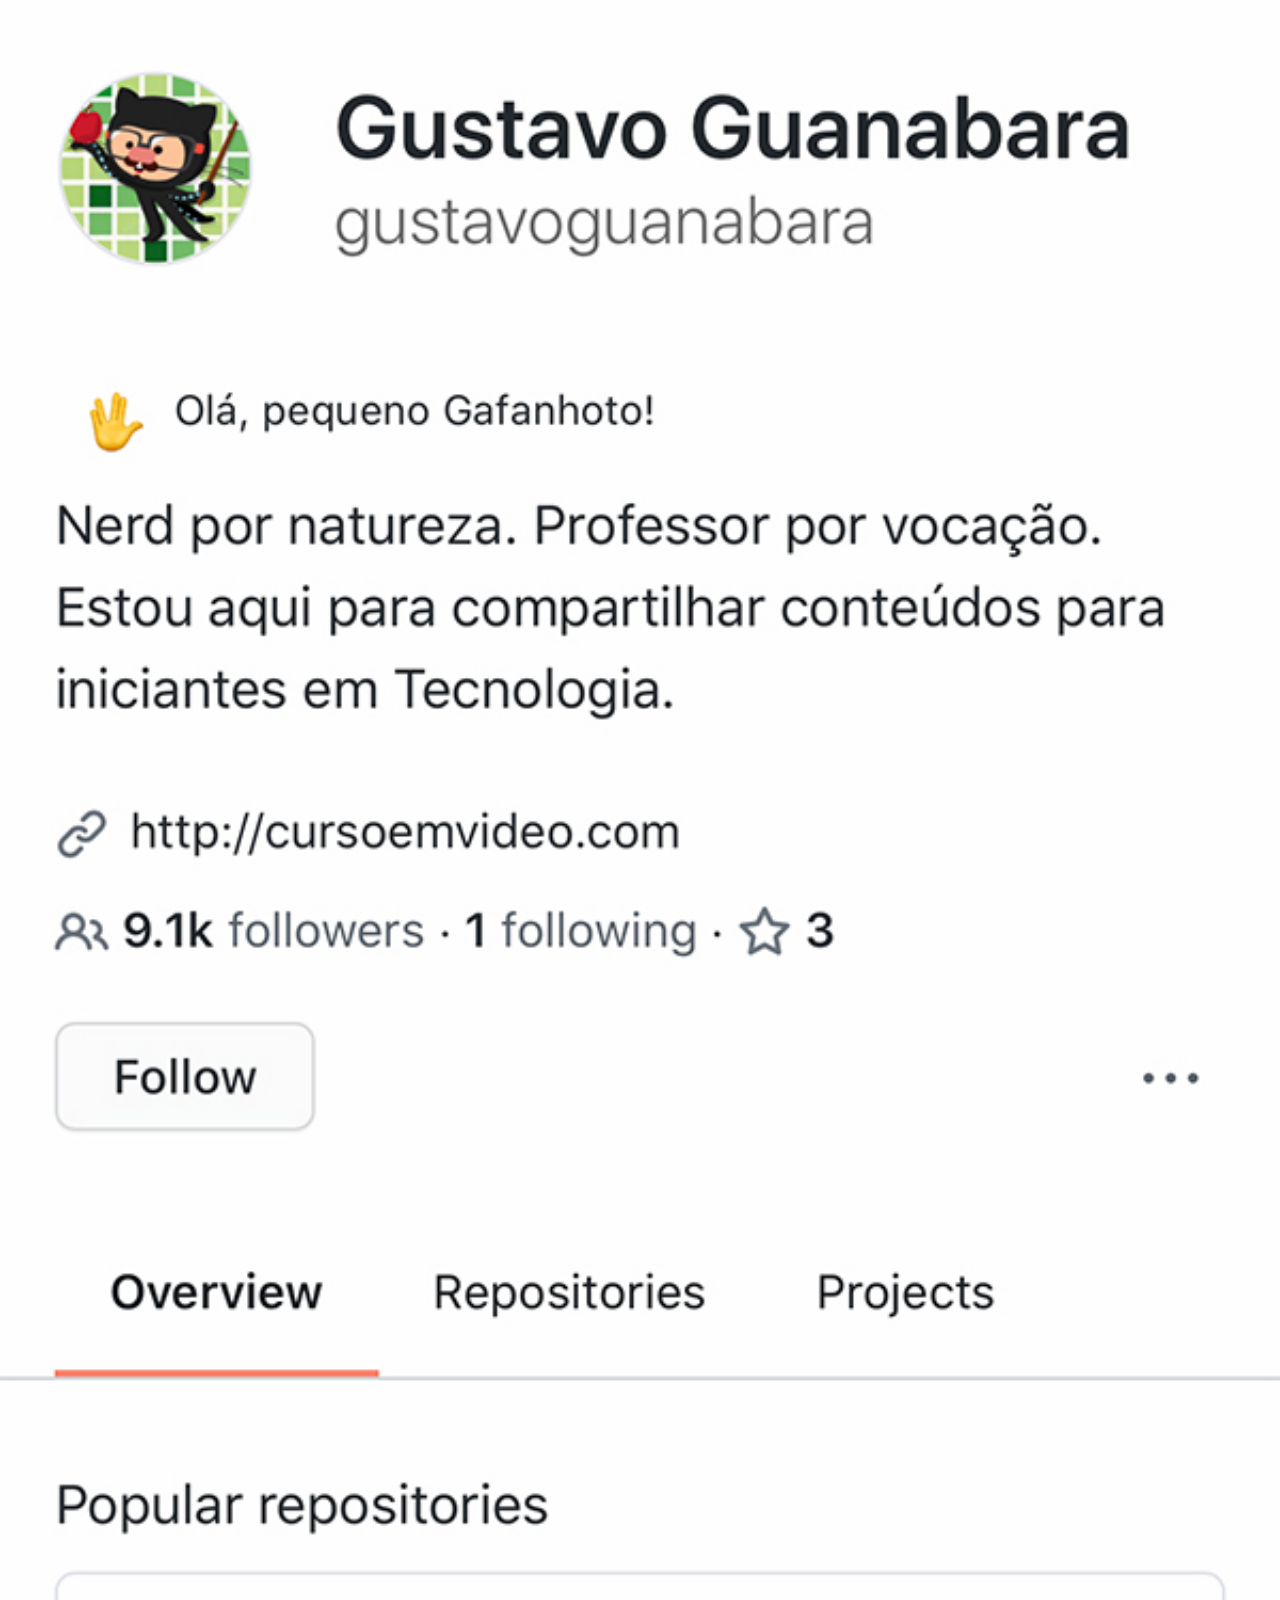
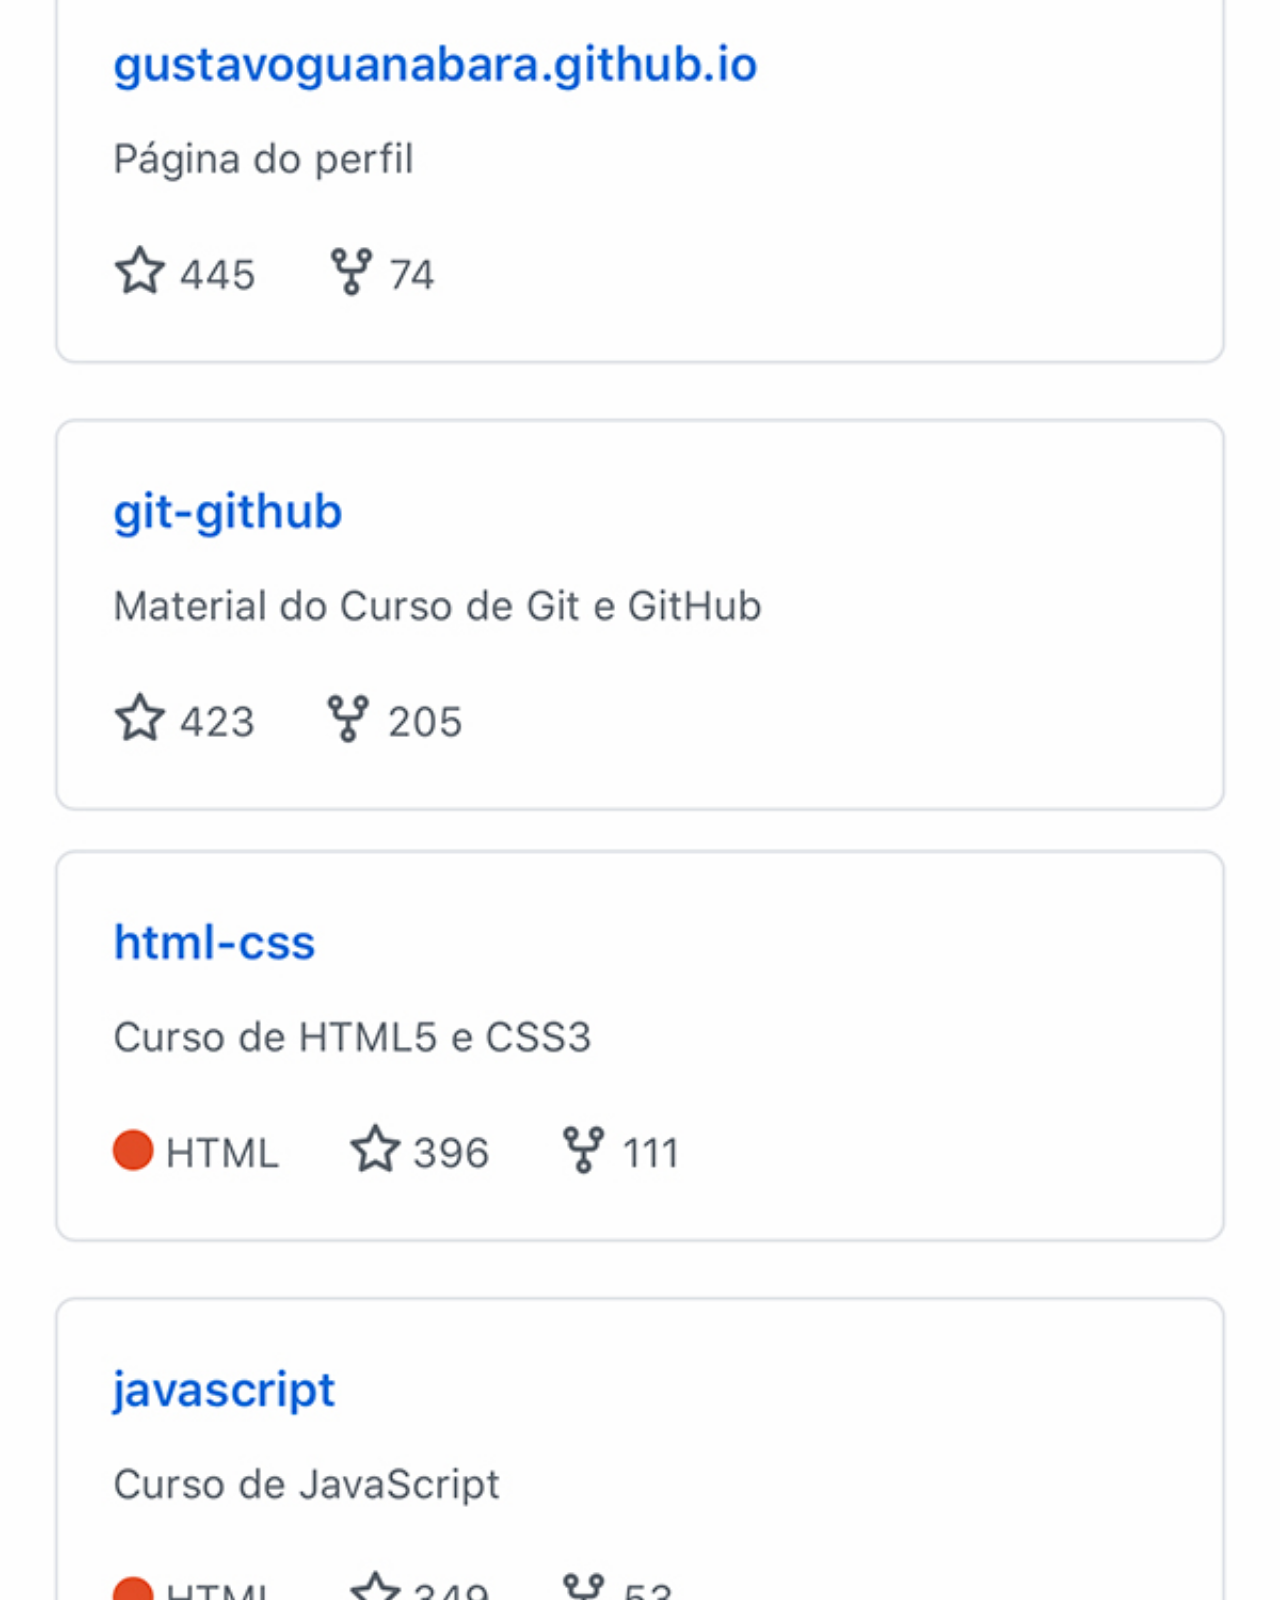
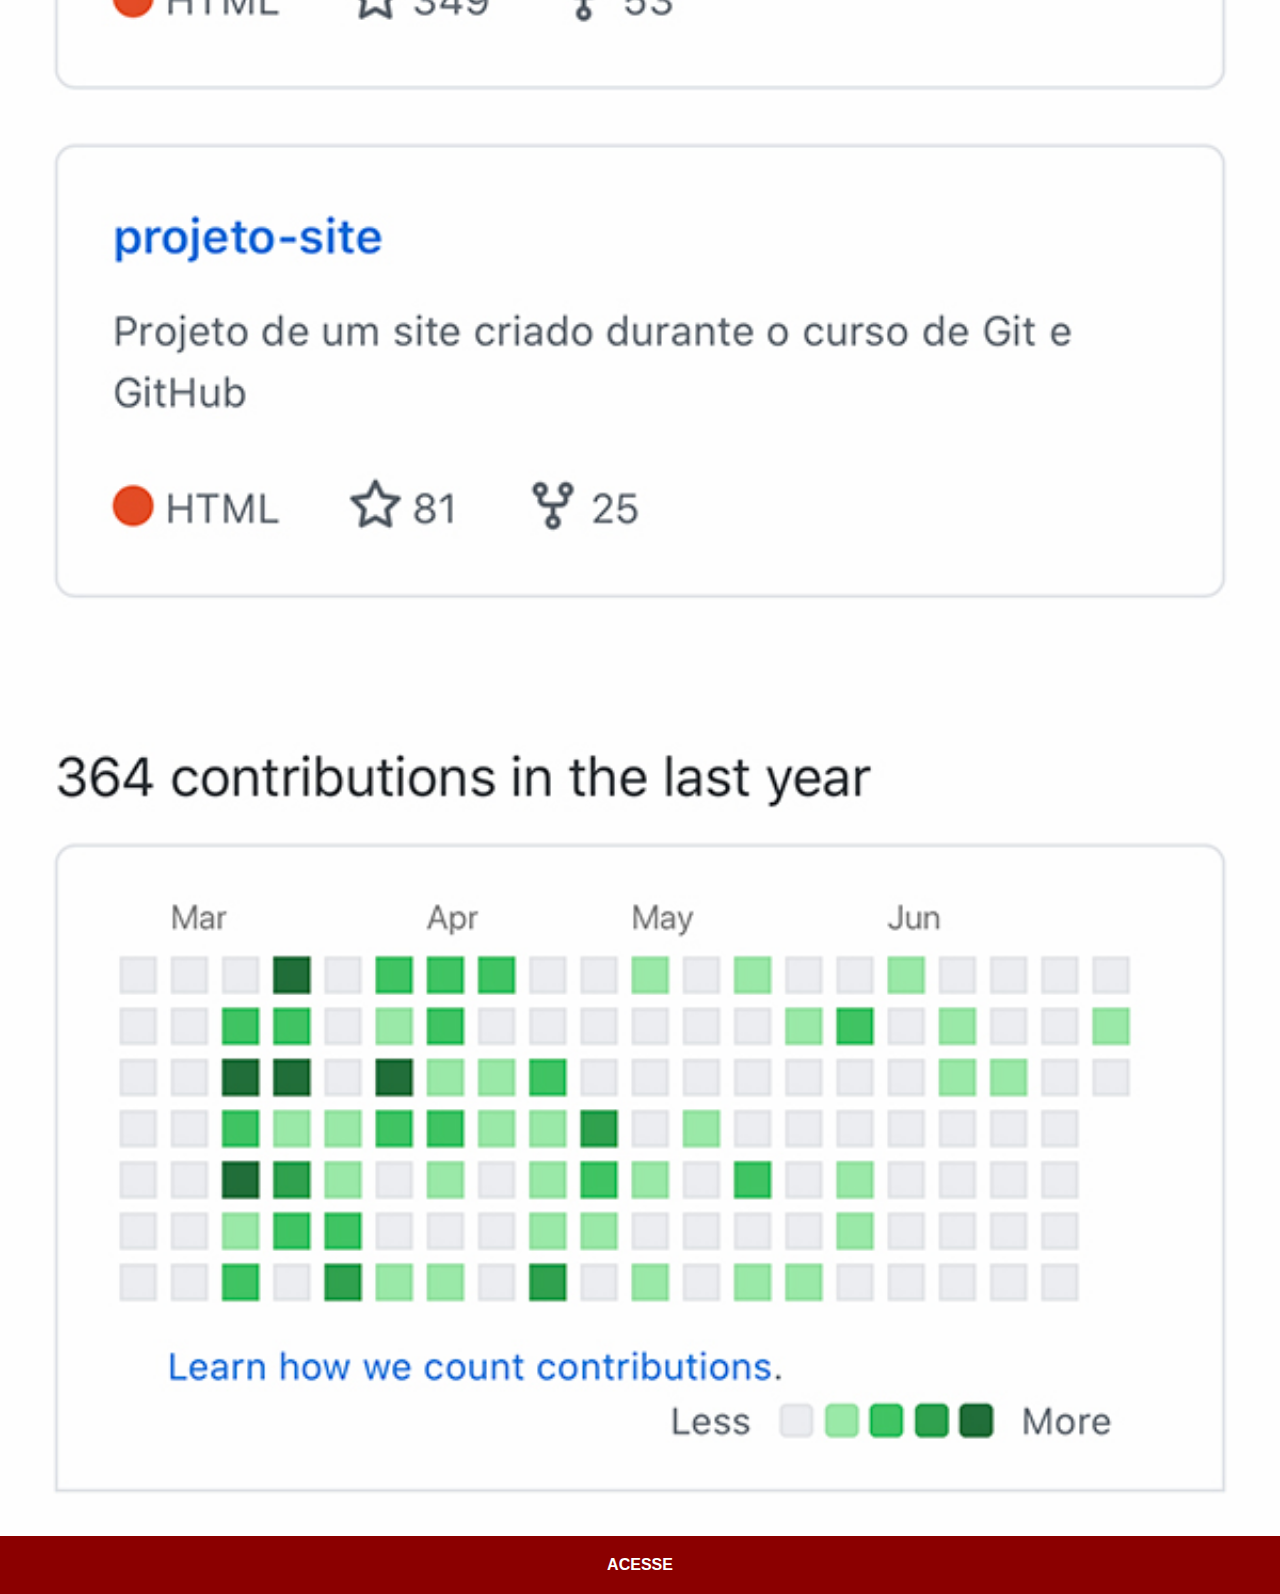
<file: github.html>
<!DOCTYPE html>
<html lang="pt-br">
<head>
    <meta charset="UTF-8">
    <meta name="viewport" content="width=device-width, initial-scale=1.0">
    <title>GitHub</title>
    <link rel="stylesheet" href="estilos/social.css">
</head>
<body>
    <img src="imagens/tela-github.jpg" alt="GitHub">
    <a href="https://github.com/gustavoguanabara" target="_blank">ACESSE</a>
</body>
</html>
</file>
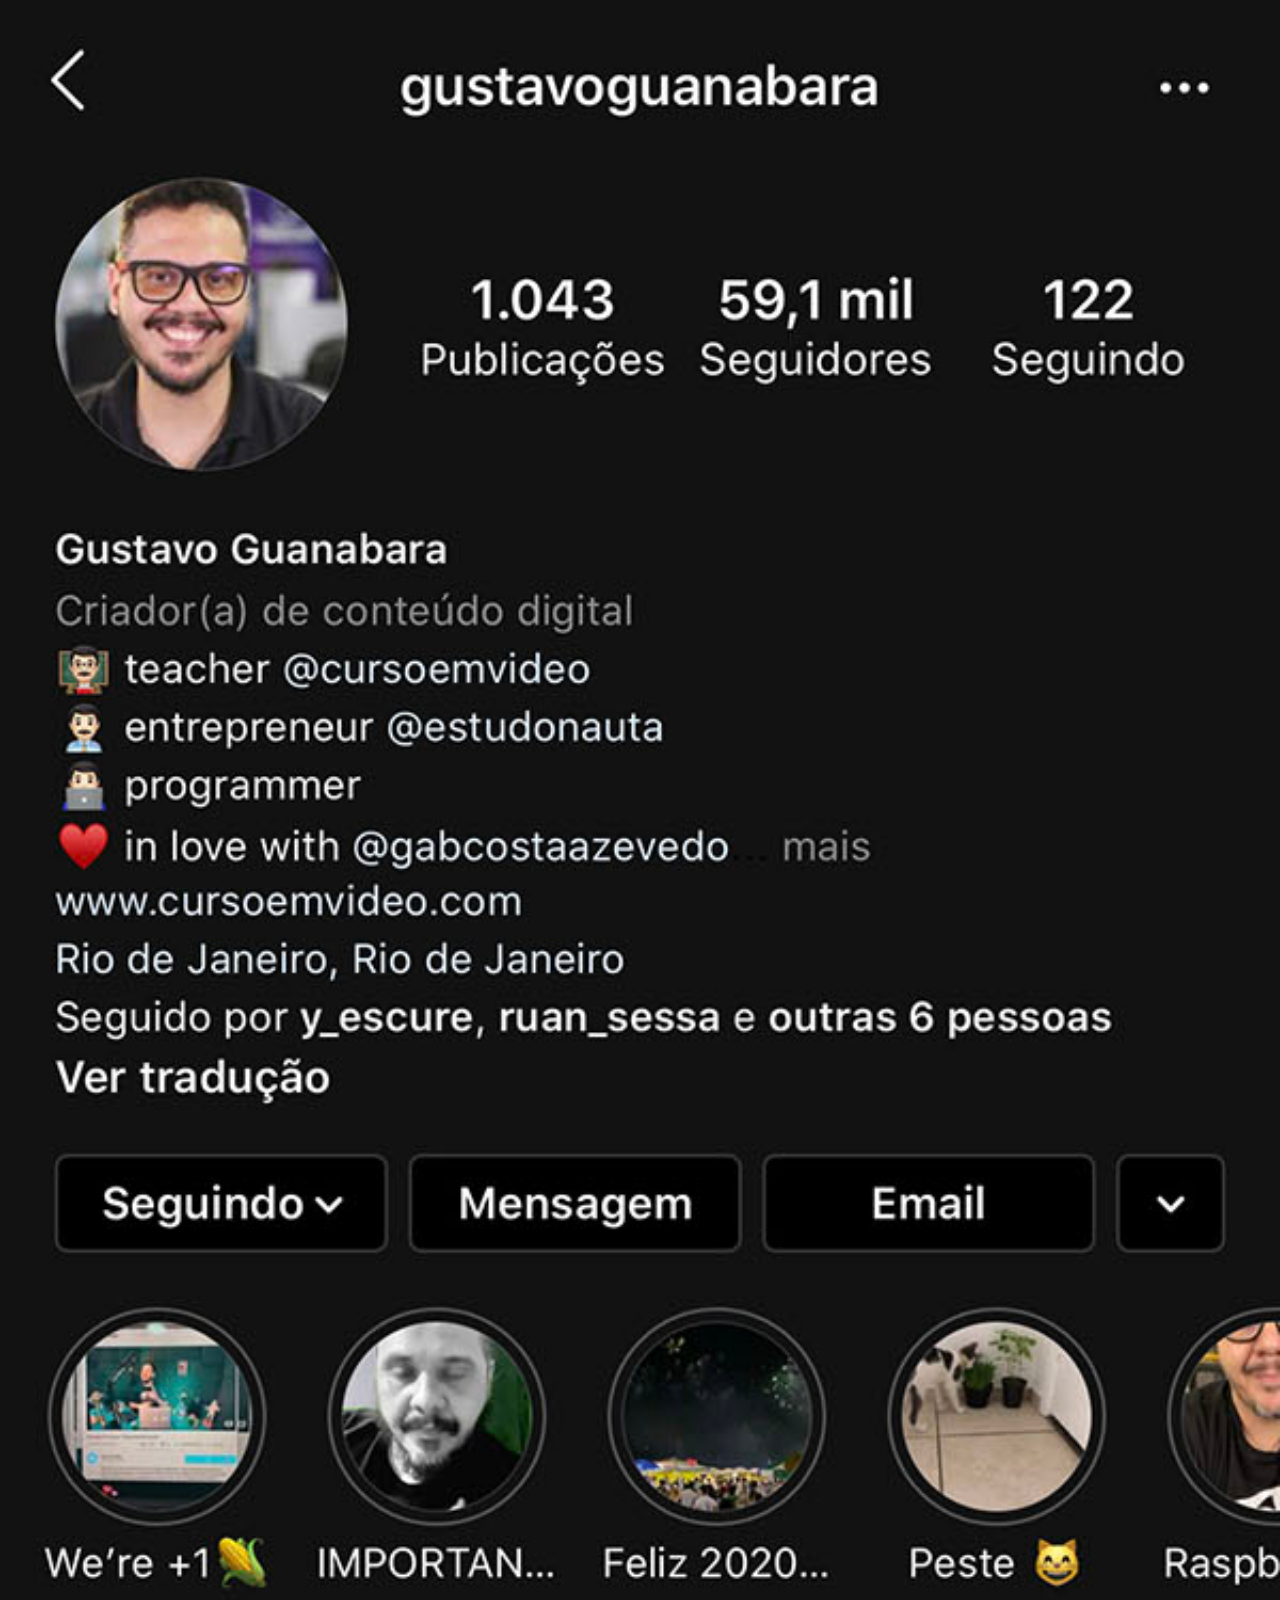
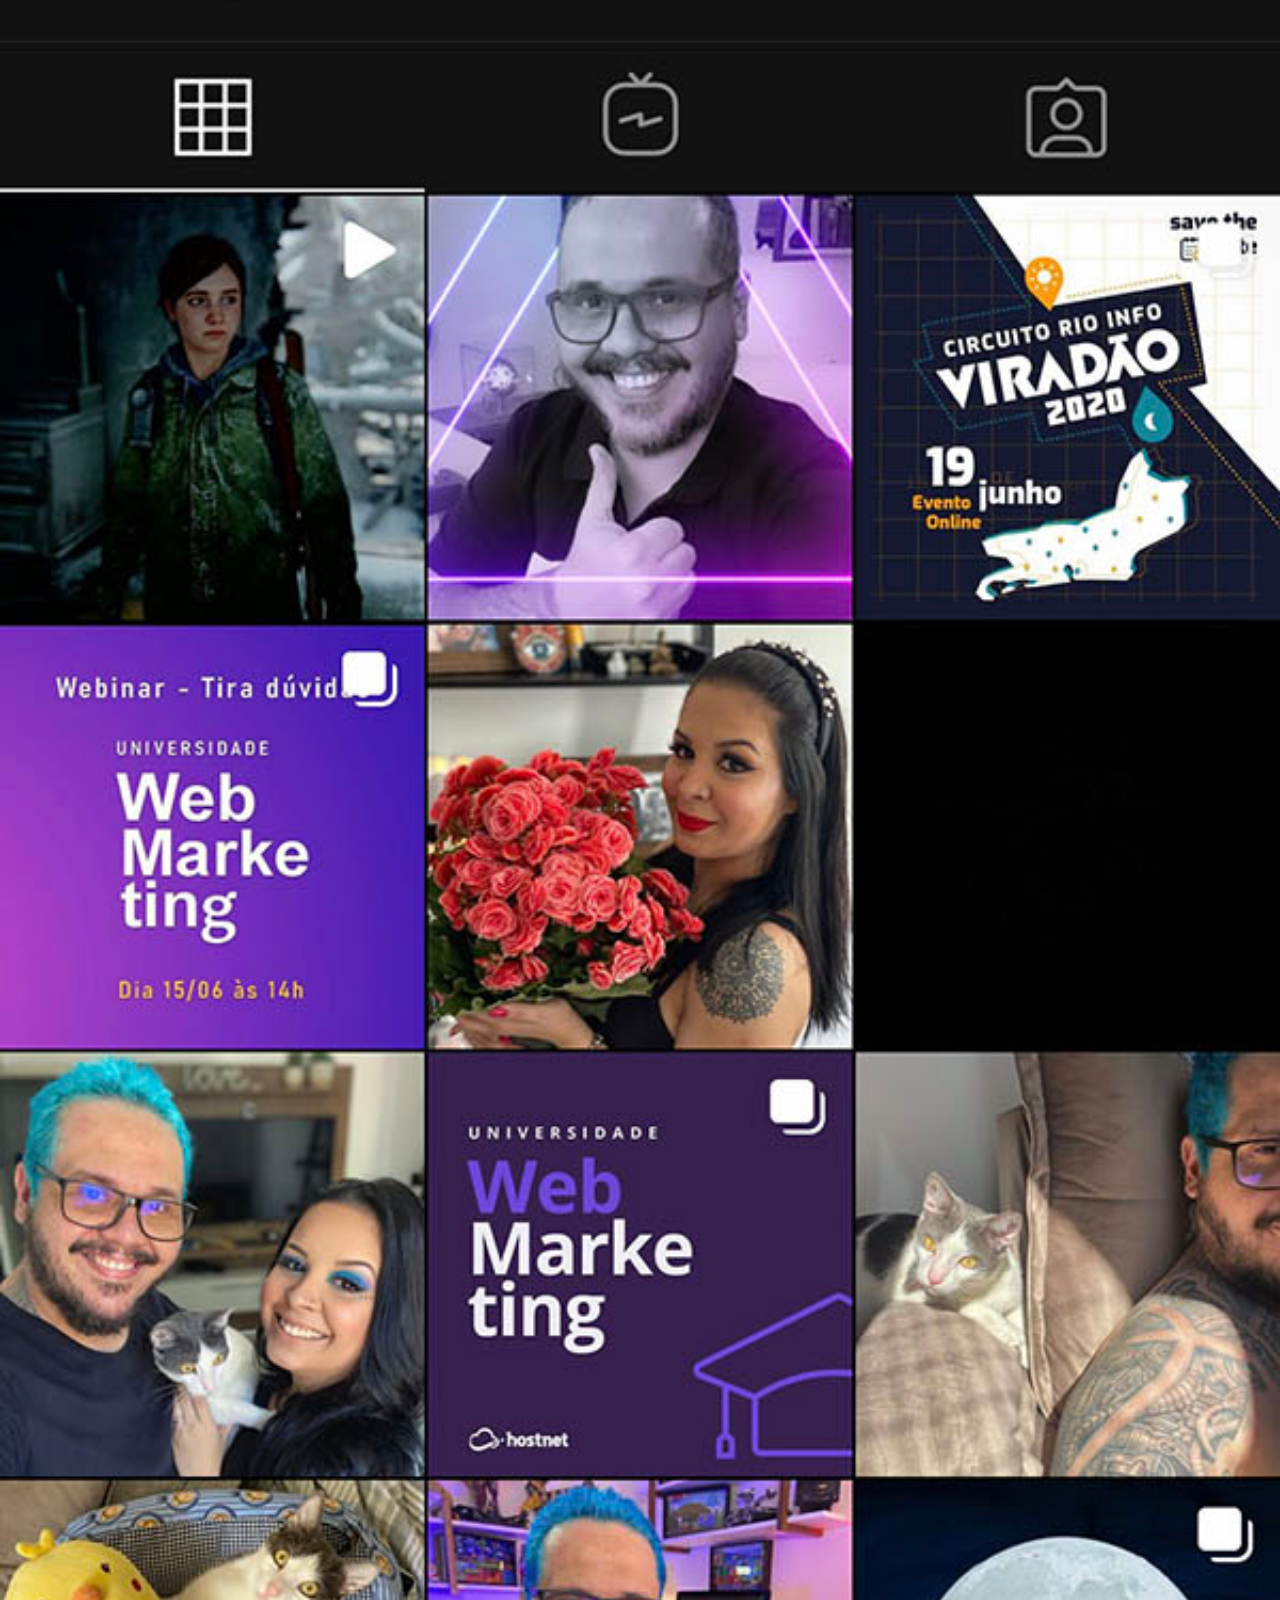
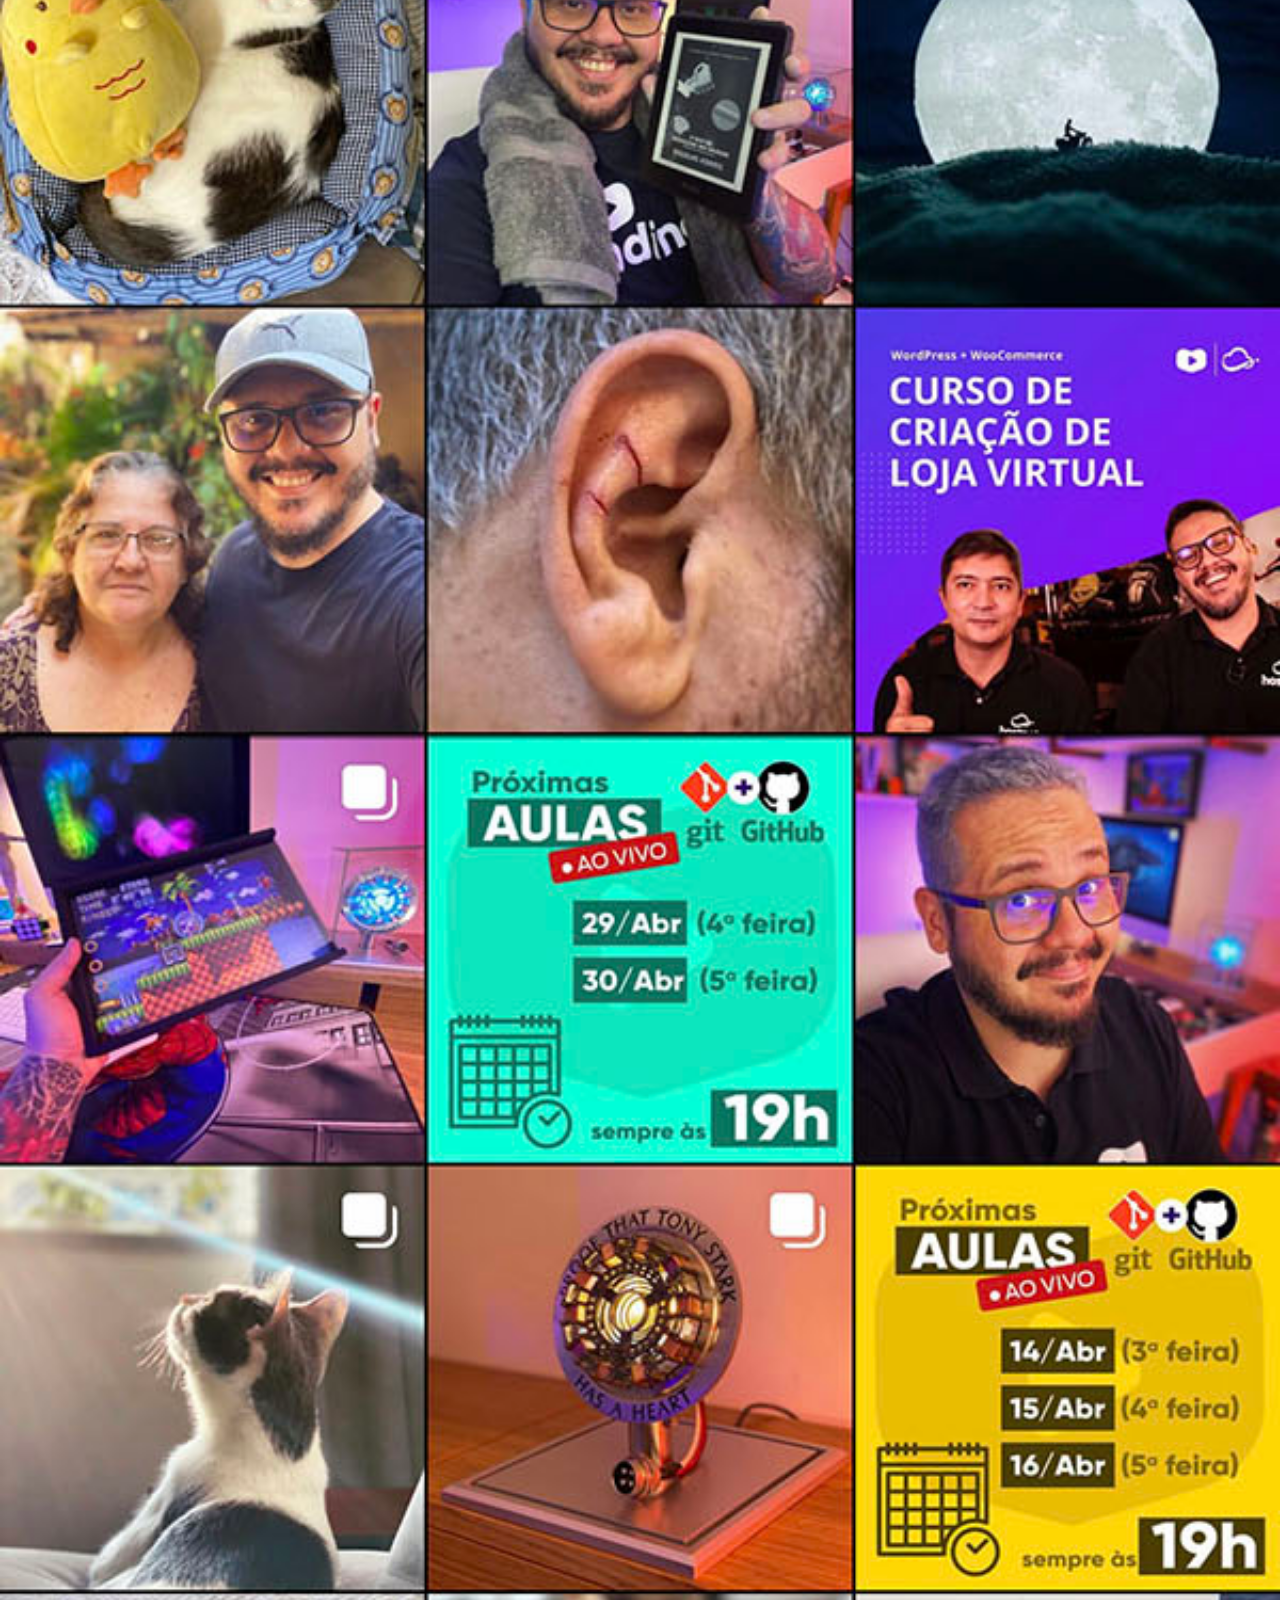
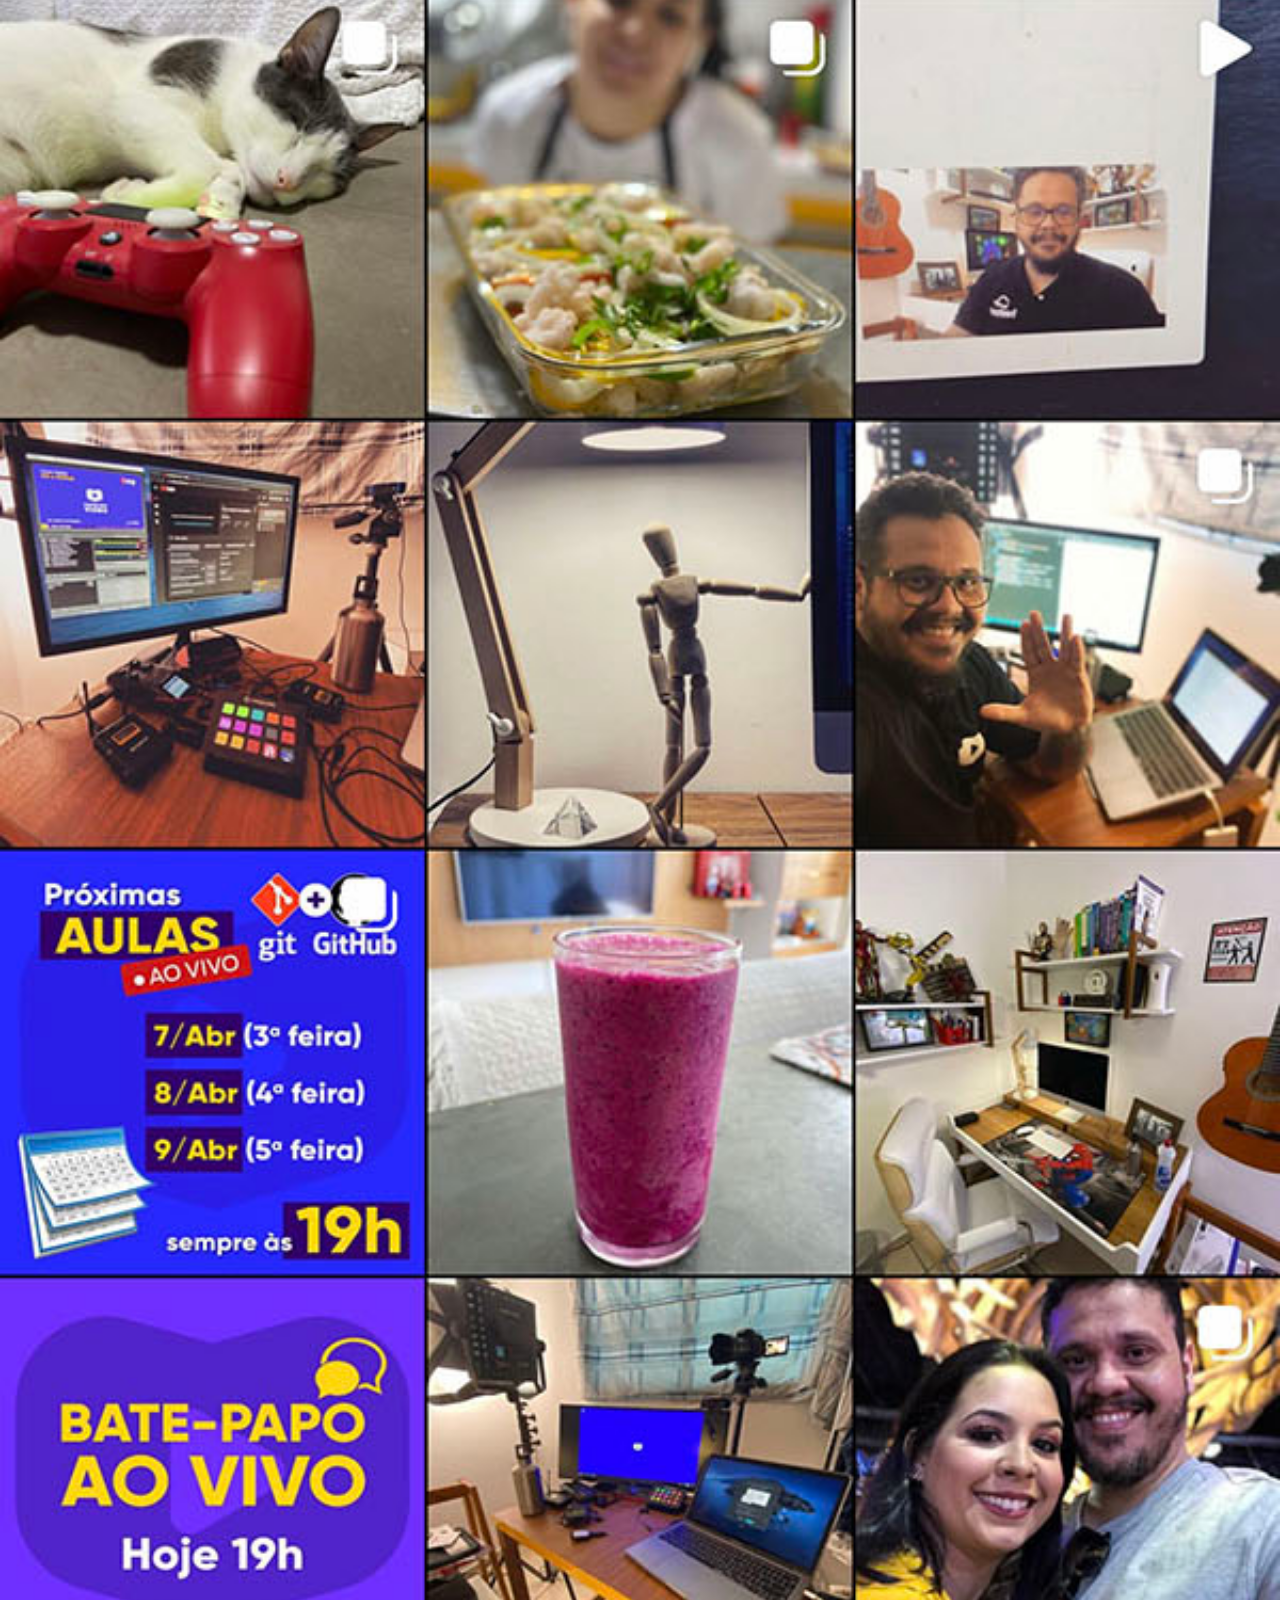
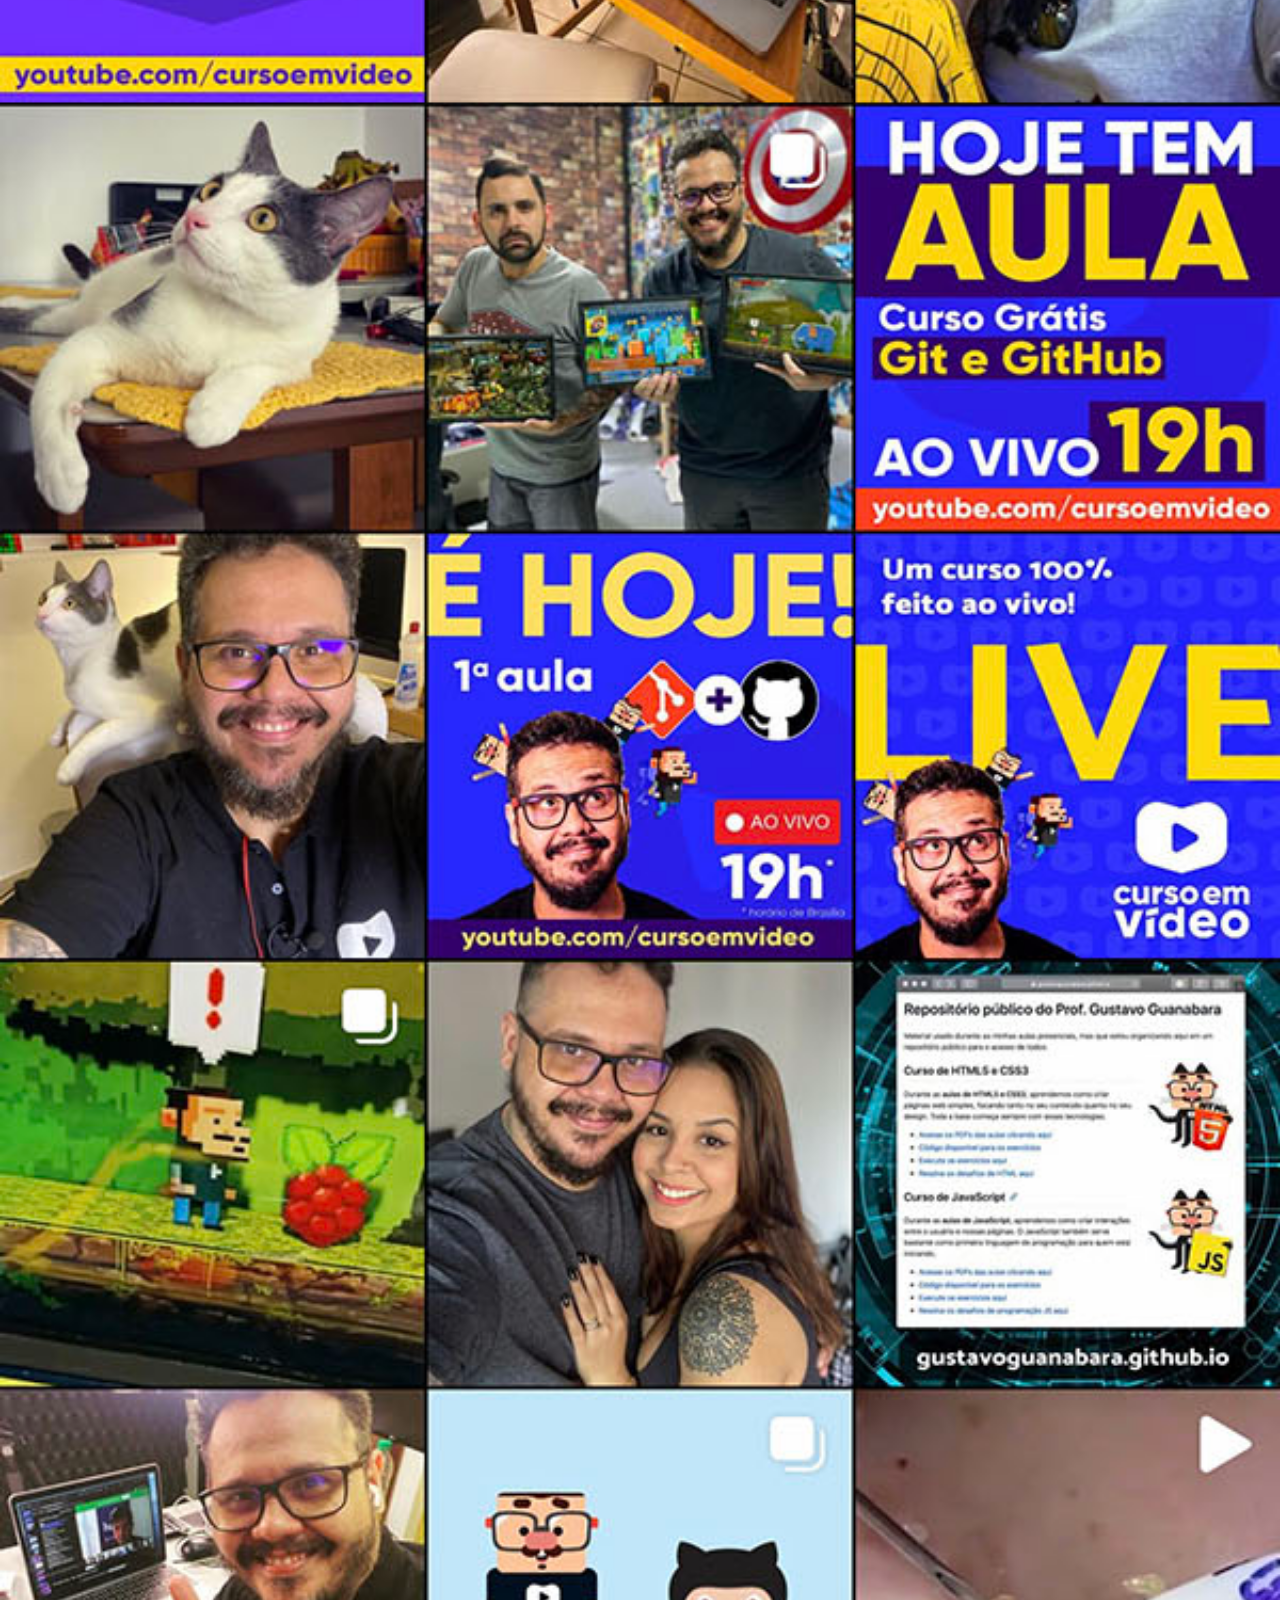
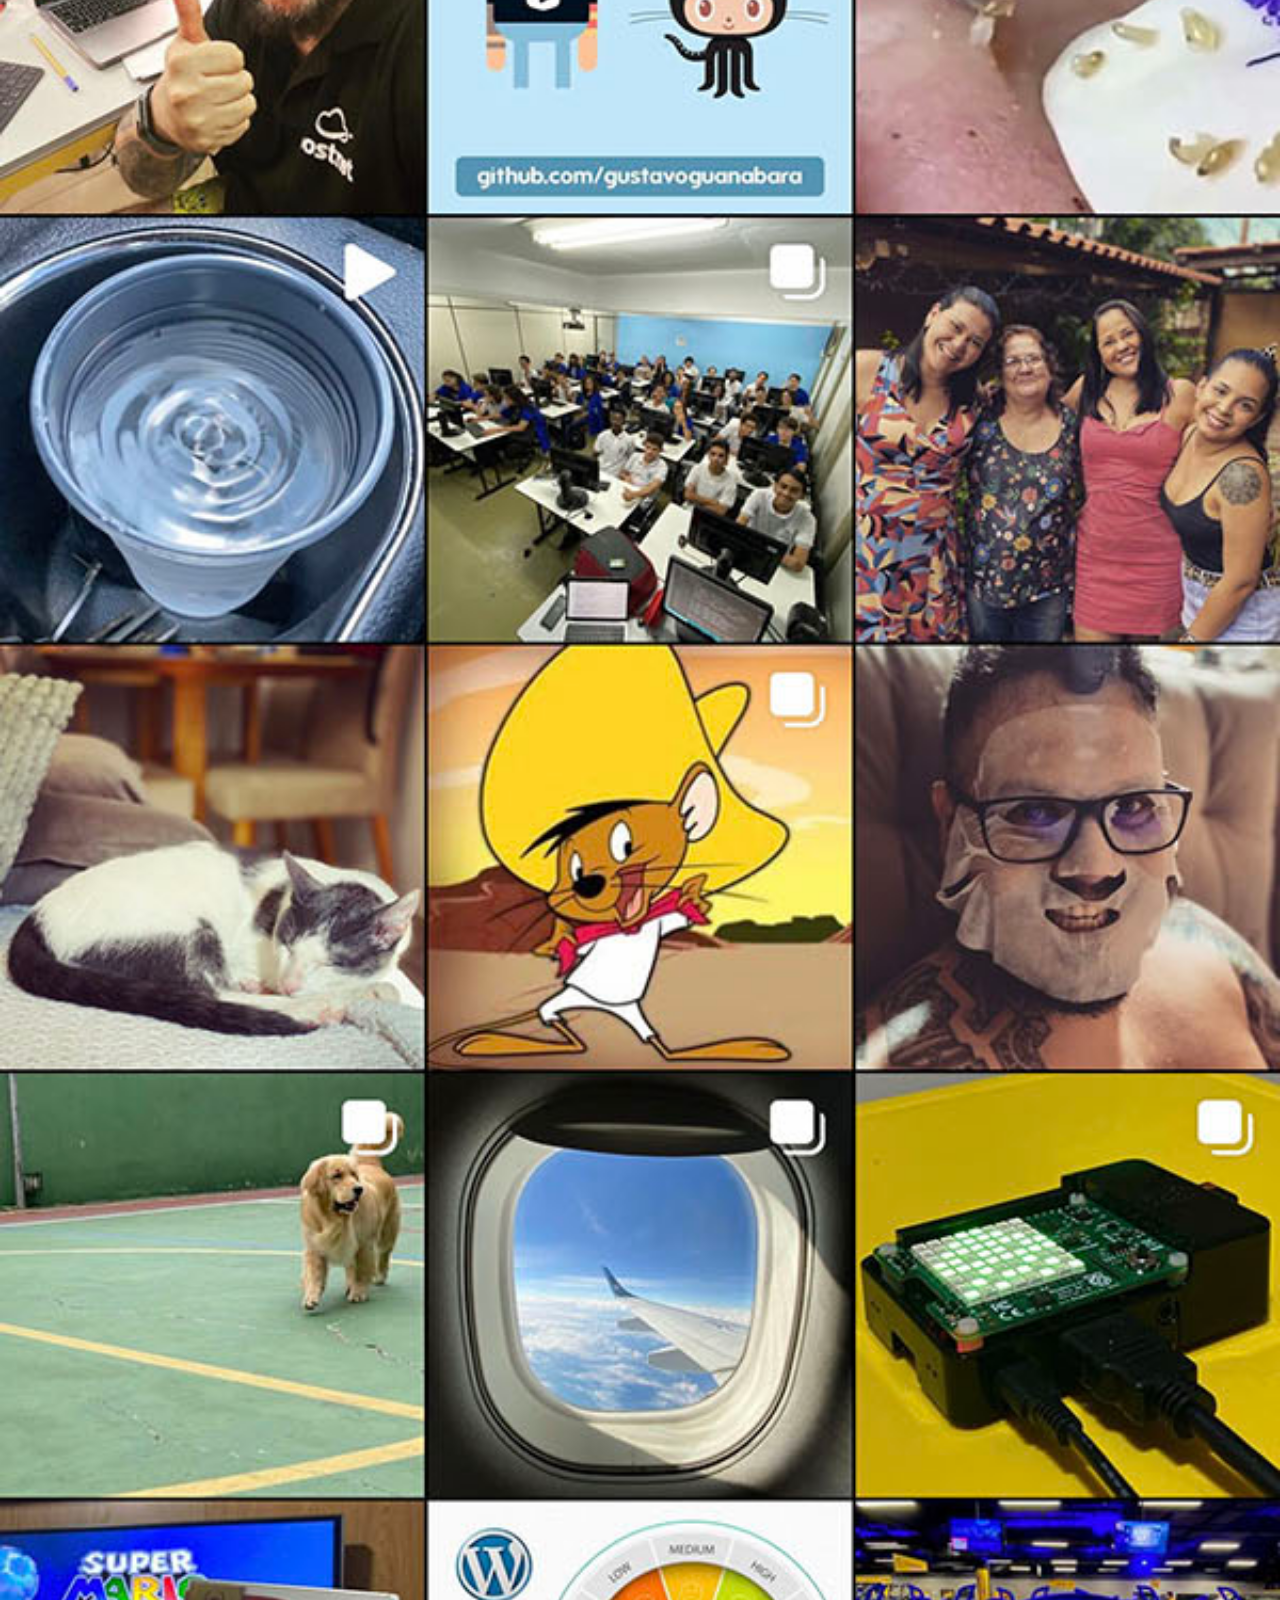
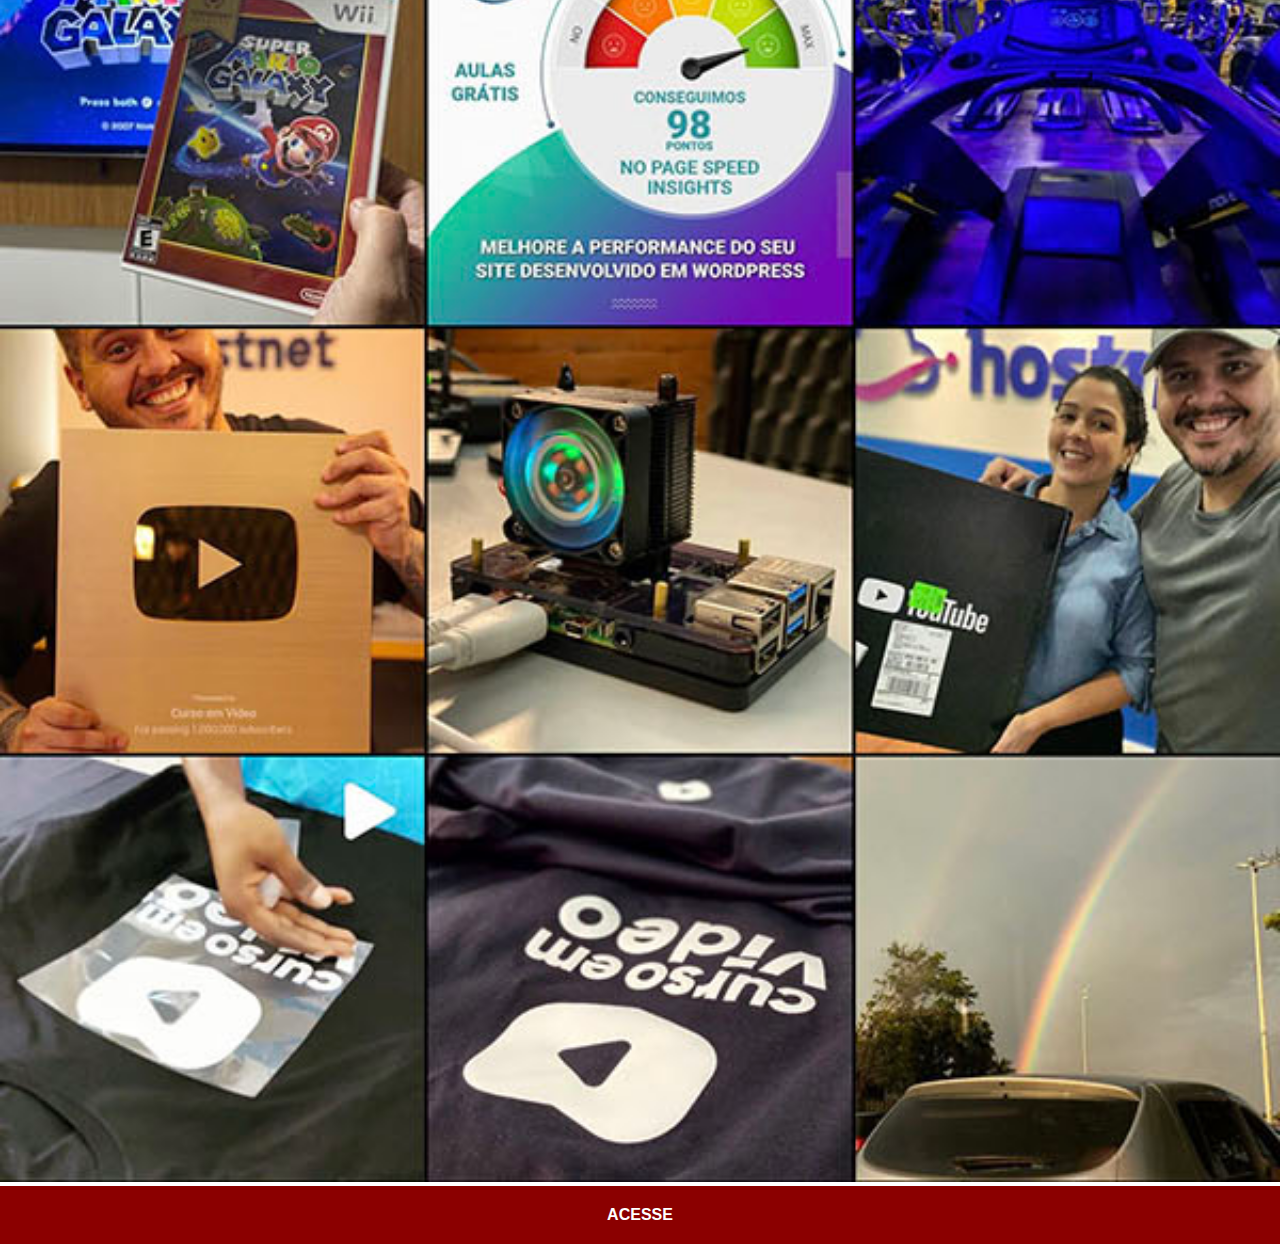
<file: instagram.html>
<!DOCTYPE html>
<html lang="pt-br">
<head>
    <meta charset="UTF-8">
    <meta name="viewport" content="width=device-width, initial-scale=1.0">
    <title>Instragram</title>
    <link rel="stylesheet" href="estilos/social.css">
</head>
<body>
    <img src="imagens/tela-instagram.jpg" alt="Instagram">
    <a href="https://www.instagram.com/gustavoguanabara" target="_blank">ACESSE</a>
</body>
</html>
</file>
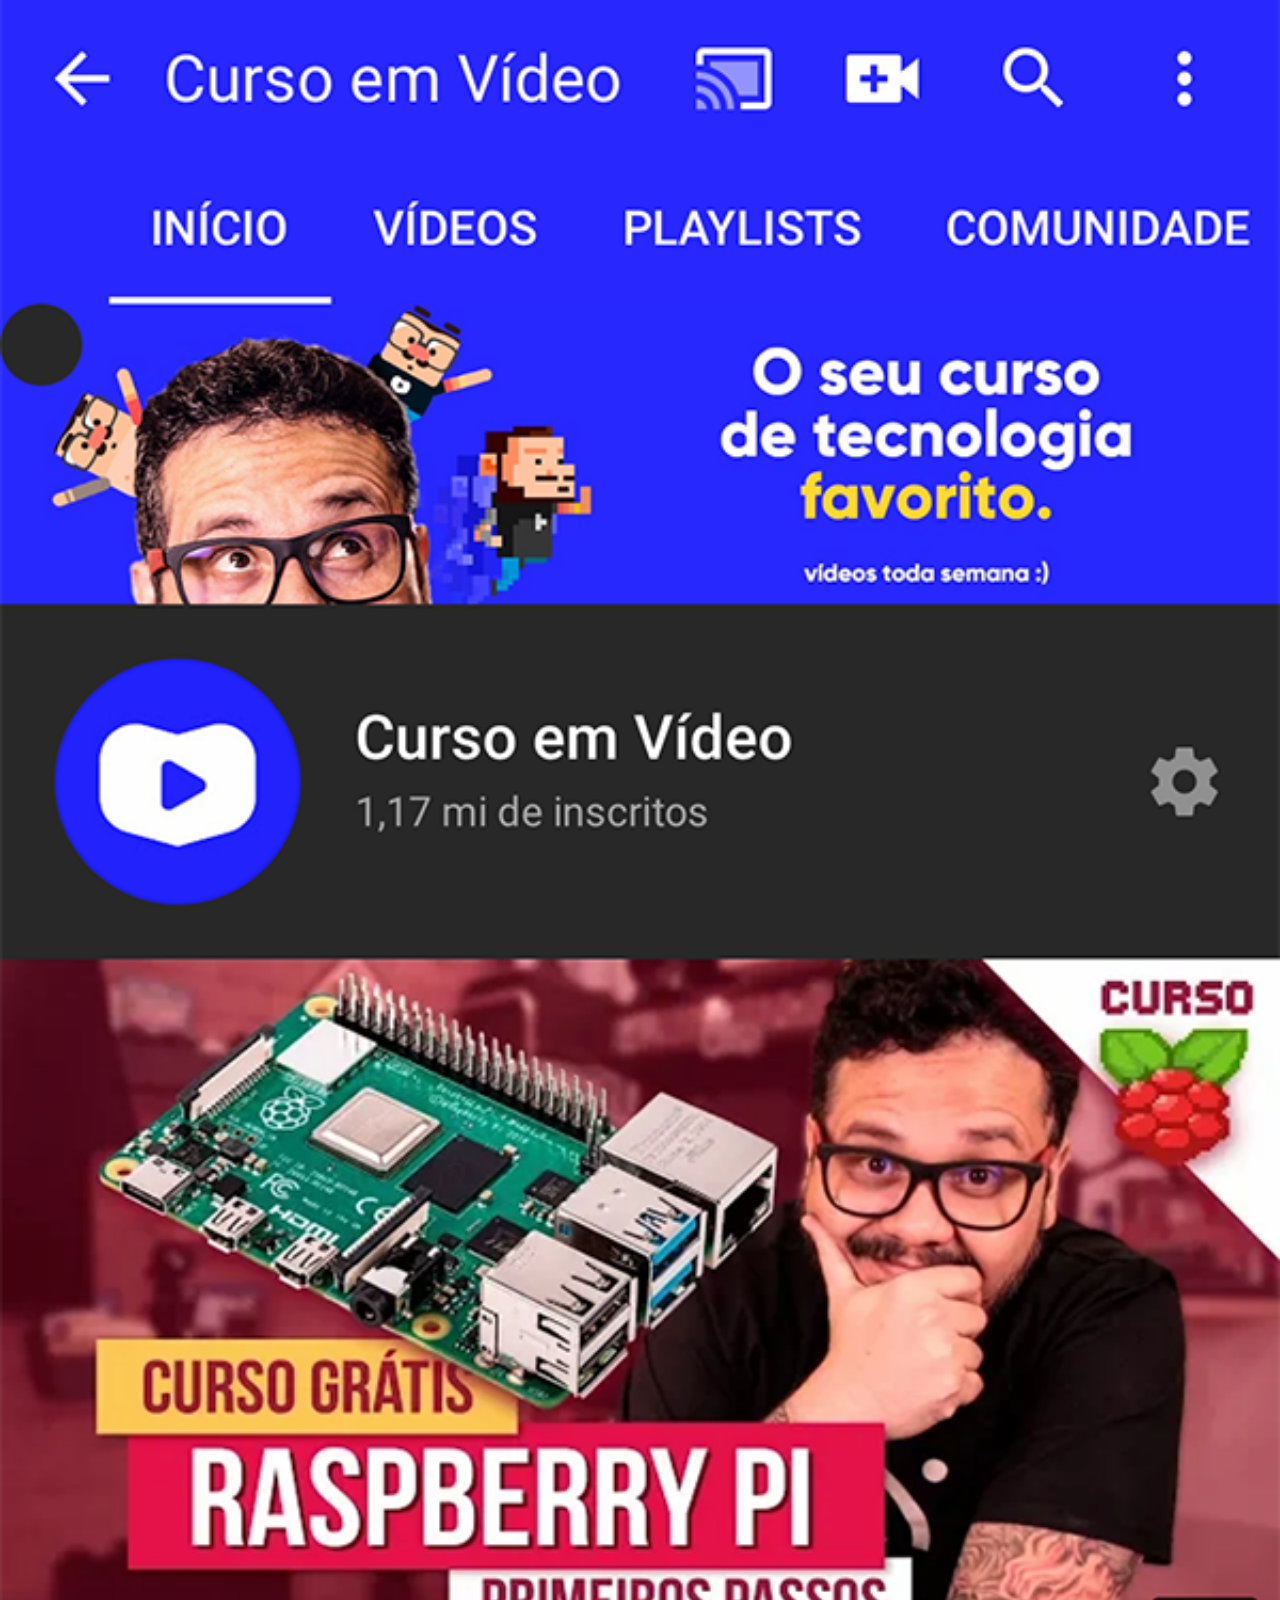
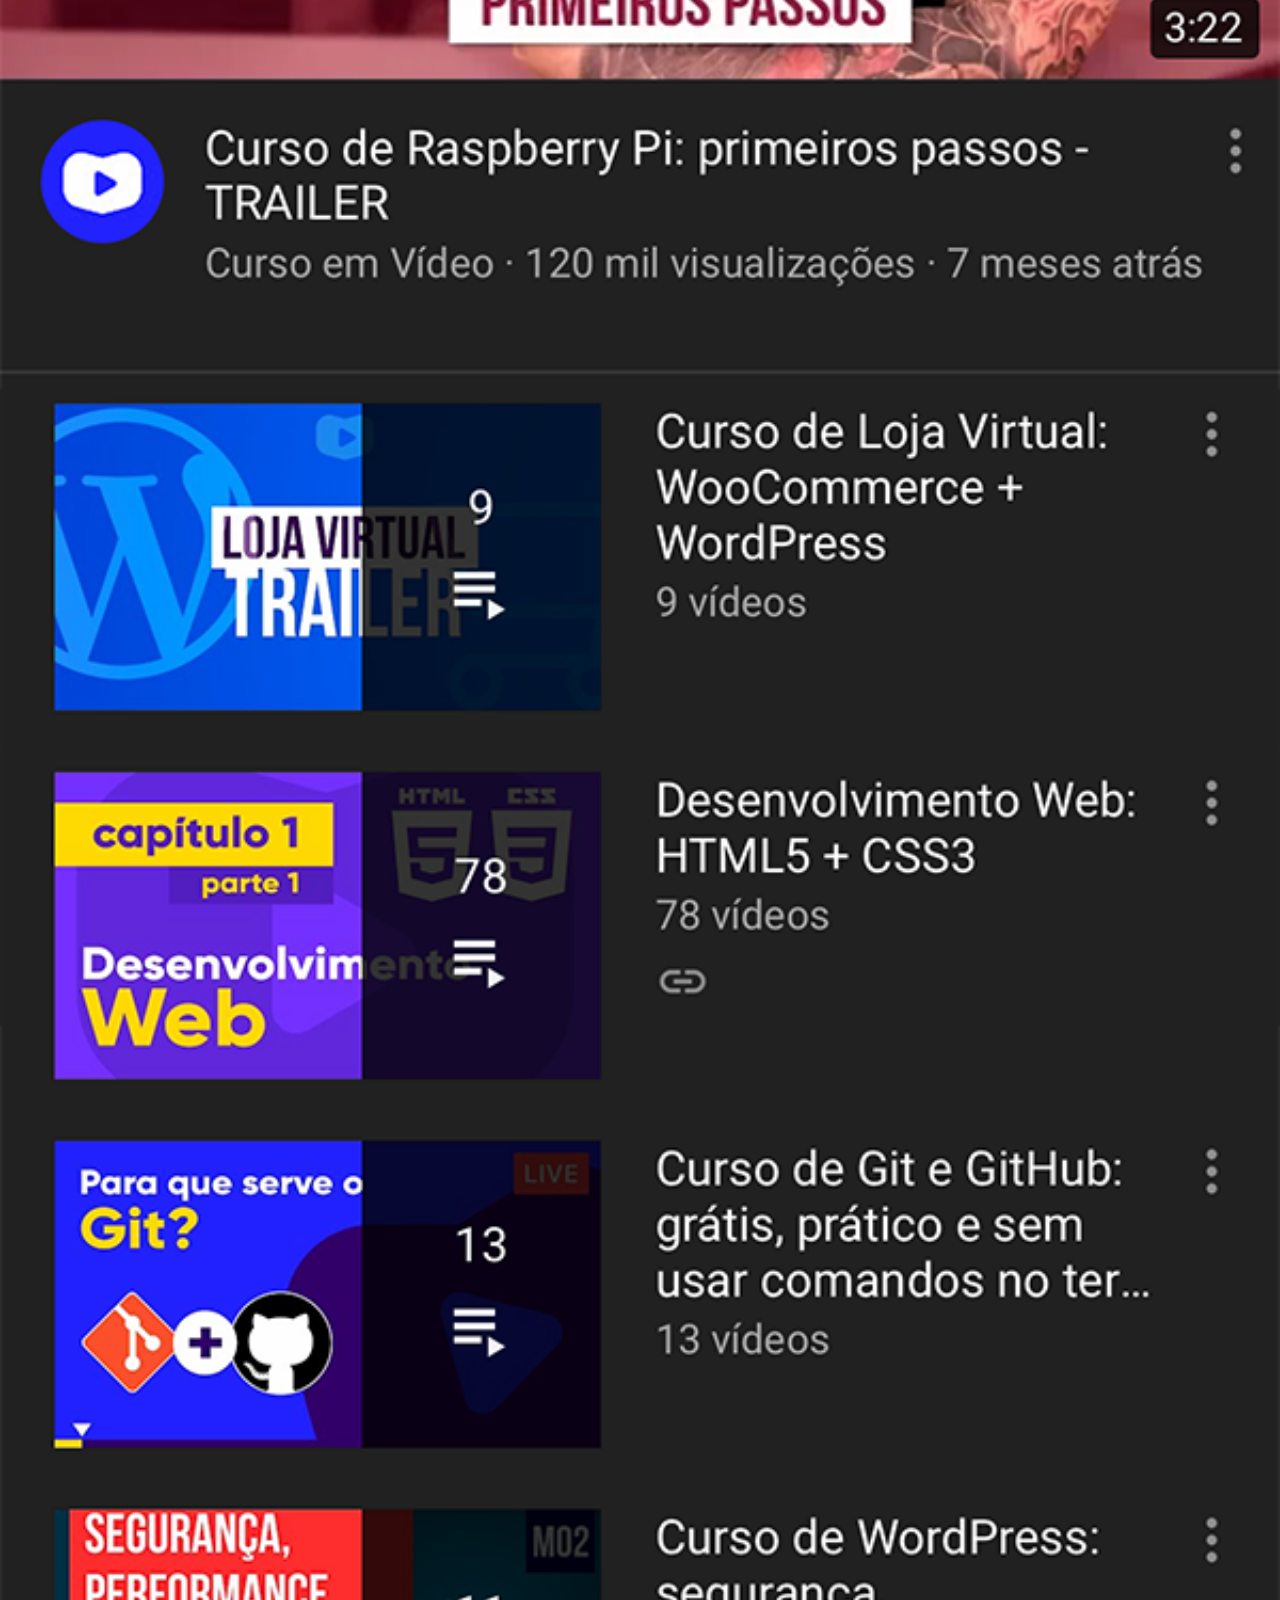
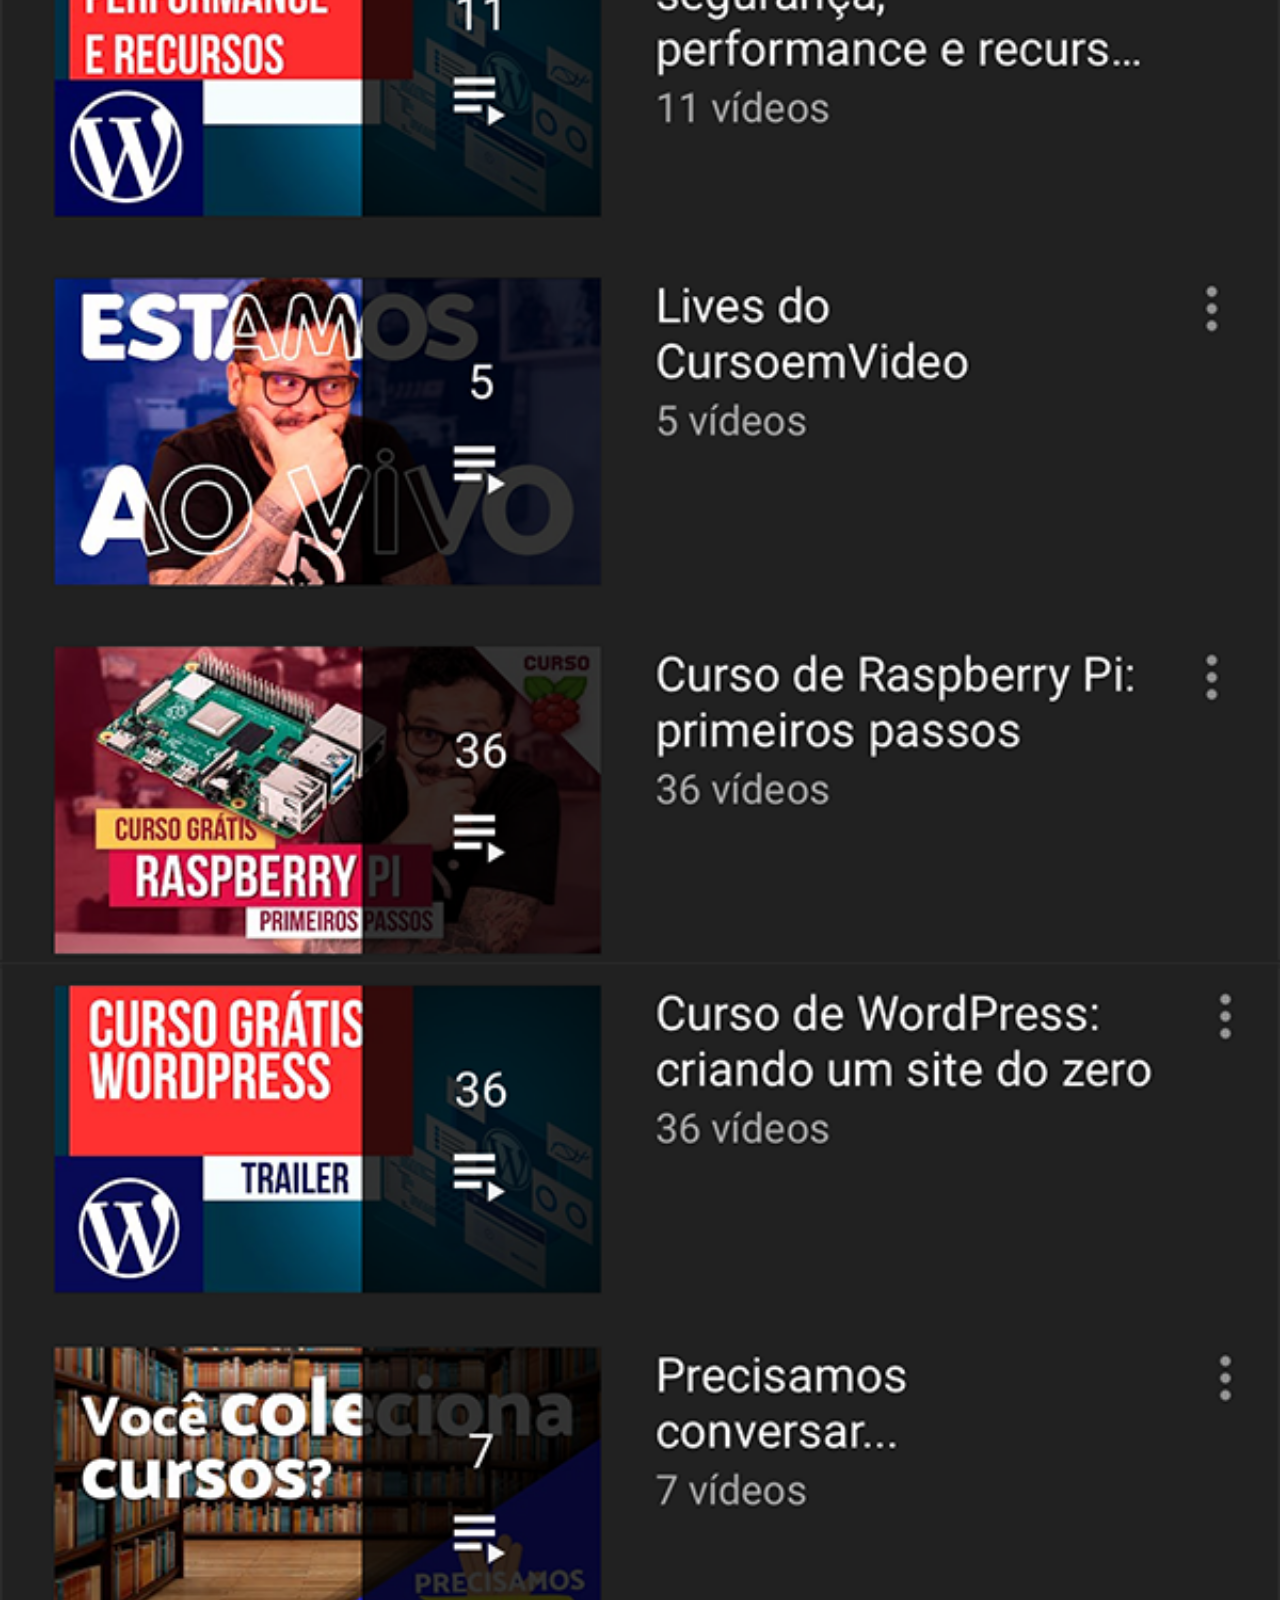
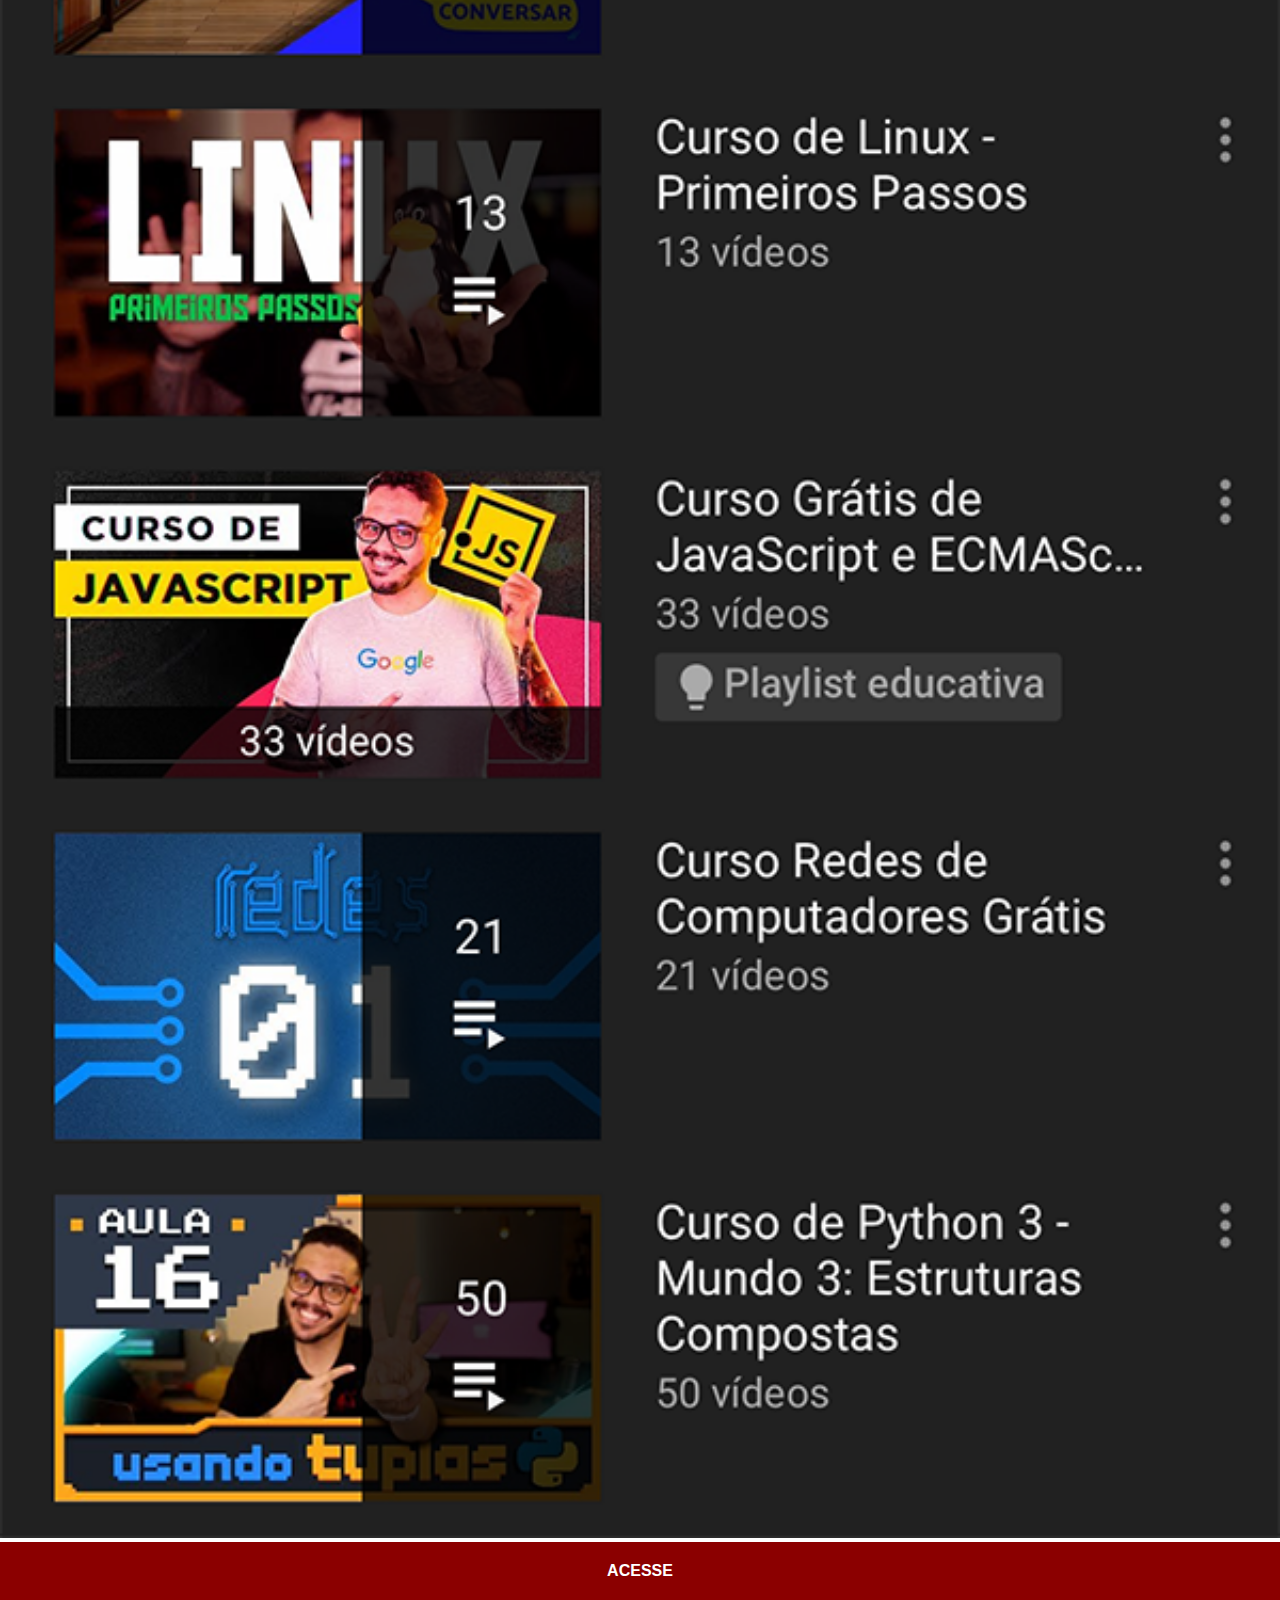
<file: youtube.html>
<!DOCTYPE html>
<html lang="pt-br">
<head>
    <meta charset="UTF-8">
    <meta name="viewport" content="width=device-width, initial-scale=1.0">
    <title>Youtube</title>
    <link rel="stylesheet" href="estilos/social.css">
</head>
<body>
    <img src="imagens/tela-youtube.png" alt="Youtube">
    <a href="https://www.youtube.com/c/CursoemV%C3%ADdeo/playlists" target="_blank">ACESSE</a>
</body>
</html>
</file>
<file: estilos/social.css>
@charset "UTF-8";


* {
    margin: 0px;
    padding: 0px;
    font-family: Arial, Helvetica, sans-serif;
}

::-webkit-scrollbar {
    width: 0px;
    height: 0px;
}

img {
    width: 100vw;

}

a {
    display: block;
    background-color: darkred;
    color: white;
    padding: 20px;
    text-align: center;
    font-weight: bolder;
    text-decoration: none;
}

a:hover {
    background-color: red;
}
</file>
